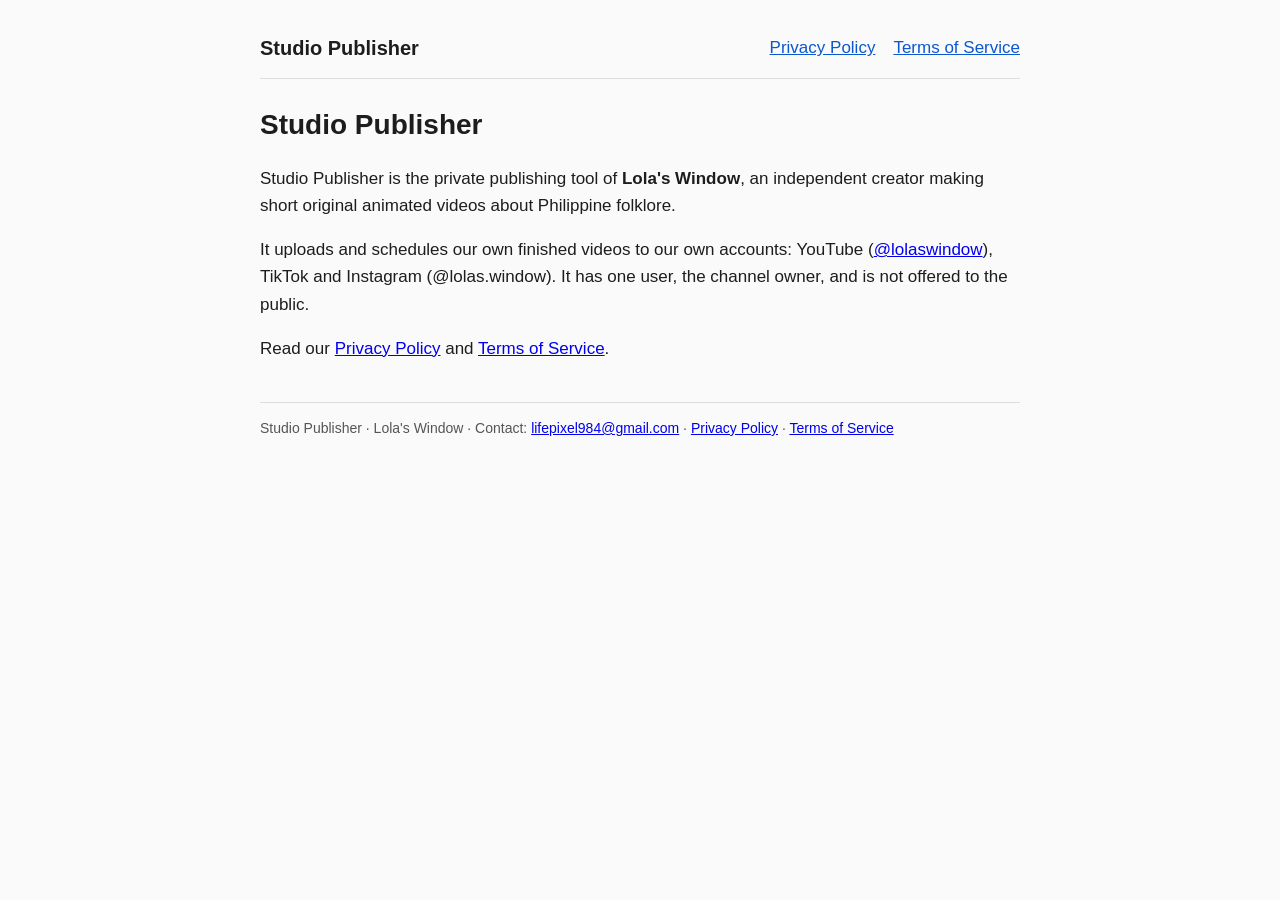
<file: index.html>
<!doctype html><html lang="en"><head><meta charset="utf-8"><meta name="viewport" content="width=device-width,initial-scale=1"><title>Studio Publisher</title><link rel="stylesheet" href="style.css"></head><body><header><a class="brand" href="./">Studio Publisher</a><nav><a href="privacy.html">Privacy Policy</a><a href="terms.html">Terms of Service</a></nav></header>
<h1>Studio Publisher</h1>
<p>Studio Publisher is the private publishing tool of <b>Lola's Window</b>, an independent creator making short original animated videos about Philippine folklore.</p>
<p>It uploads and schedules our own finished videos to our own accounts: YouTube (<a href="https://www.youtube.com/@lolaswindow">@lolaswindow</a>), TikTok and Instagram (@lolas.window). It has one user, the channel owner, and is not offered to the public.</p>
<p>Read our <a href="privacy.html">Privacy Policy</a> and <a href="terms.html">Terms of Service</a>.</p>
<footer>Studio Publisher · Lola's Window · Contact: <a href="mailto:lifepixel984@gmail.com">lifepixel984@gmail.com</a> · <a href="privacy.html">Privacy Policy</a> · <a href="terms.html">Terms of Service</a></footer></body></html>
</file>
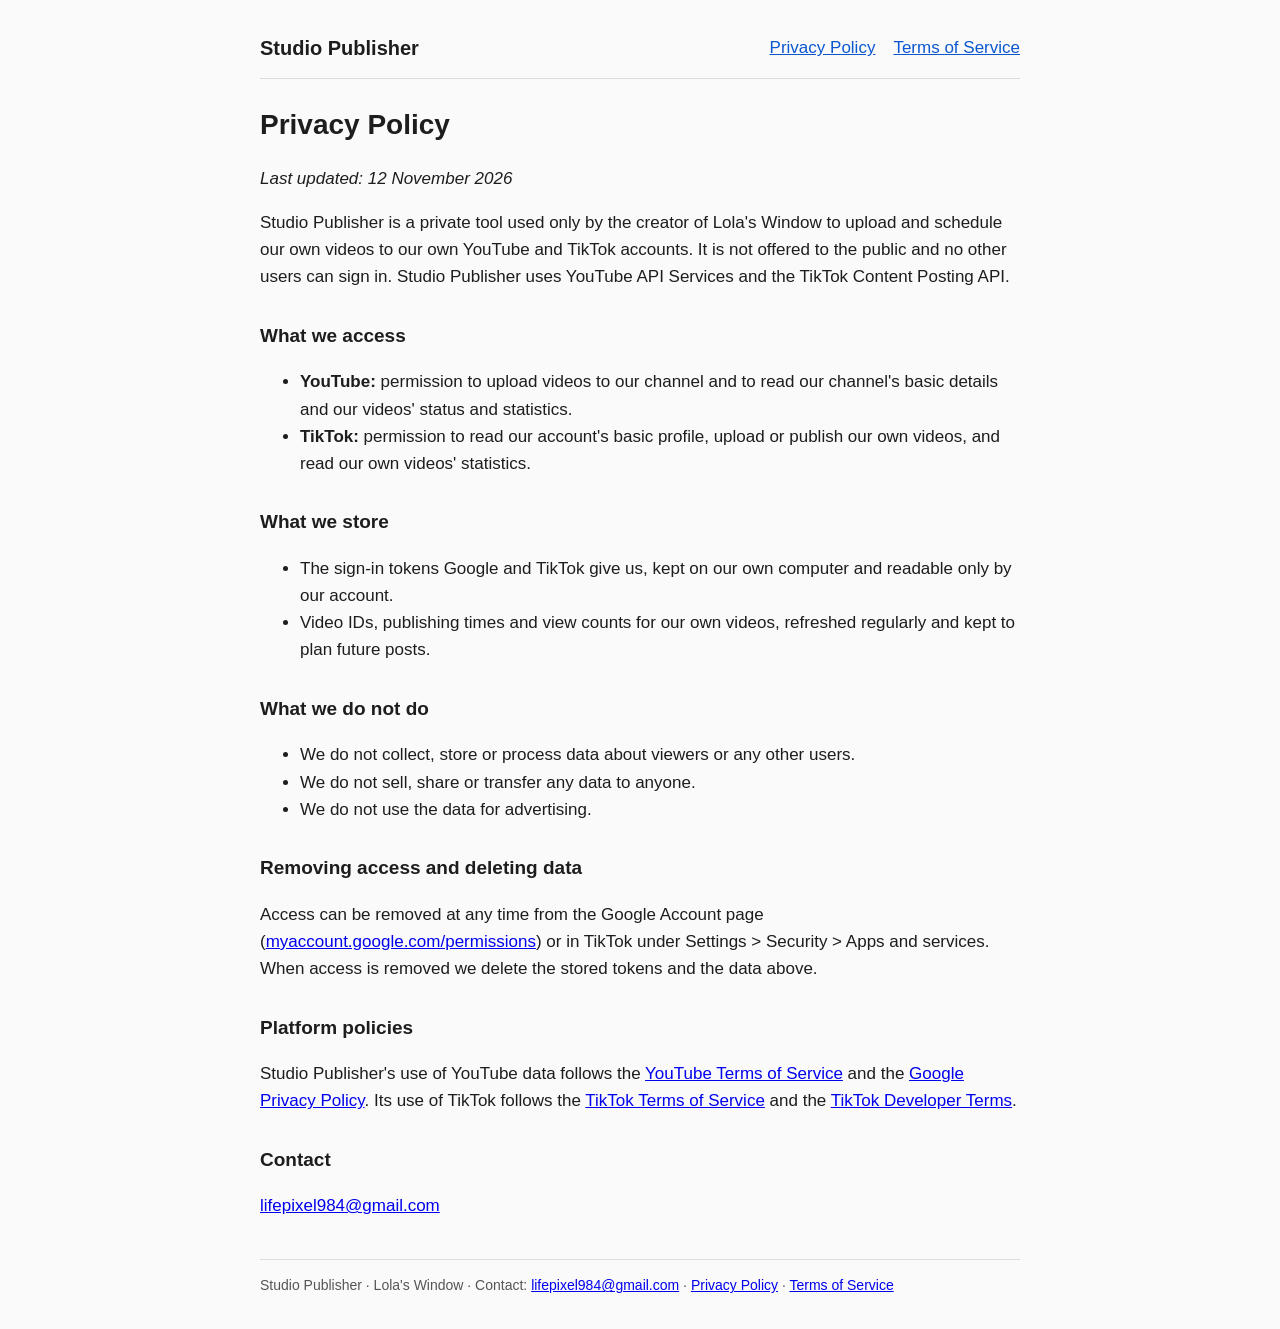
<file: privacy.html>
<!doctype html><html lang="en"><head><meta charset="utf-8"><meta name="viewport" content="width=device-width,initial-scale=1"><title>Privacy Policy – Studio Publisher</title><link rel="stylesheet" href="style.css"></head><body><header><a class="brand" href="./">Studio Publisher</a><nav><a href="privacy.html">Privacy Policy</a><a href="terms.html">Terms of Service</a></nav></header>
<h1>Privacy Policy</h1><p><i>Last updated: 12 November 2026</i></p>
<p>Studio Publisher is a private tool used only by the creator of Lola's Window to upload and schedule our own videos to our own YouTube and TikTok accounts. It is not offered to the public and no other users can sign in. Studio Publisher uses YouTube API Services and the TikTok Content Posting API.</p>
<h2>What we access</h2><ul>
<li><b>YouTube:</b> permission to upload videos to our channel and to read our channel's basic details and our videos' status and statistics.</li>
<li><b>TikTok:</b> permission to read our account's basic profile, upload or publish our own videos, and read our own videos' statistics.</li></ul>
<h2>What we store</h2><ul>
<li>The sign-in tokens Google and TikTok give us, kept on our own computer and readable only by our account.</li>
<li>Video IDs, publishing times and view counts for our own videos, refreshed regularly and kept to plan future posts.</li></ul>
<h2>What we do not do</h2><ul>
<li>We do not collect, store or process data about viewers or any other users.</li>
<li>We do not sell, share or transfer any data to anyone.</li>
<li>We do not use the data for advertising.</li></ul>
<h2>Removing access and deleting data</h2>
<p>Access can be removed at any time from the Google Account page (<a href="https://myaccount.google.com/permissions">myaccount.google.com/permissions</a>) or in TikTok under Settings &gt; Security &gt; Apps and services. When access is removed we delete the stored tokens and the data above.</p>
<h2>Platform policies</h2>
<p>Studio Publisher's use of YouTube data follows the <a href="https://www.youtube.com/t/terms">YouTube Terms of Service</a> and the <a href="https://policies.google.com/privacy">Google Privacy Policy</a>. Its use of TikTok follows the <a href="https://www.tiktok.com/legal/page/global/terms-of-service/en">TikTok Terms of Service</a> and the <a href="https://www.tiktok.com/legal/page/global/tiktok-developer-terms-of-service/en">TikTok Developer Terms</a>.</p>
<h2>Contact</h2><p><a href="mailto:lifepixel984@gmail.com">lifepixel984@gmail.com</a></p>
<footer>Studio Publisher · Lola's Window · Contact: <a href="mailto:lifepixel984@gmail.com">lifepixel984@gmail.com</a> · <a href="privacy.html">Privacy Policy</a> · <a href="terms.html">Terms of Service</a></footer></body></html>
</file>
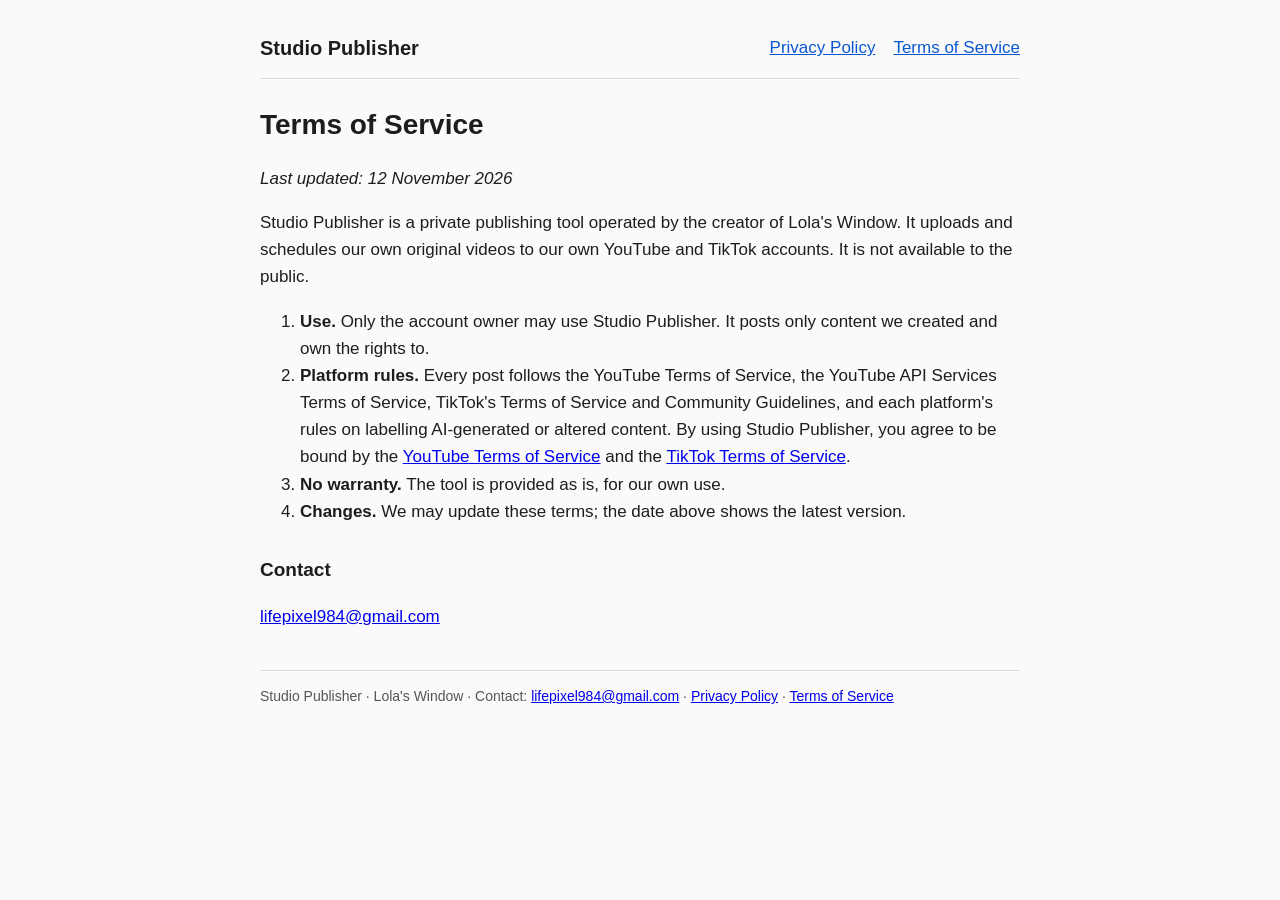
<file: terms.html>
<!doctype html><html lang="en"><head><meta charset="utf-8"><meta name="viewport" content="width=device-width,initial-scale=1"><title>Terms of Service – Studio Publisher</title><link rel="stylesheet" href="style.css"></head><body><header><a class="brand" href="./">Studio Publisher</a><nav><a href="privacy.html">Privacy Policy</a><a href="terms.html">Terms of Service</a></nav></header>
<h1>Terms of Service</h1><p><i>Last updated: 12 November 2026</i></p>
<p>Studio Publisher is a private publishing tool operated by the creator of Lola's Window. It uploads and schedules our own original videos to our own YouTube and TikTok accounts. It is not available to the public.</p>
<ol>
<li><b>Use.</b> Only the account owner may use Studio Publisher. It posts only content we created and own the rights to.</li>
<li><b>Platform rules.</b> Every post follows the YouTube Terms of Service, the YouTube API Services Terms of Service, TikTok's Terms of Service and Community Guidelines, and each platform's rules on labelling AI-generated or altered content. By using Studio Publisher, you agree to be bound by the <a href="https://www.youtube.com/t/terms">YouTube Terms of Service</a> and the <a href="https://www.tiktok.com/legal/page/global/terms-of-service/en">TikTok Terms of Service</a>.</li>
<li><b>No warranty.</b> The tool is provided as is, for our own use.</li>
<li><b>Changes.</b> We may update these terms; the date above shows the latest version.</li></ol>
<h2>Contact</h2><p><a href="mailto:lifepixel984@gmail.com">lifepixel984@gmail.com</a></p>
<footer>Studio Publisher · Lola's Window · Contact: <a href="mailto:lifepixel984@gmail.com">lifepixel984@gmail.com</a> · <a href="privacy.html">Privacy Policy</a> · <a href="terms.html">Terms of Service</a></footer></body></html>
</file>
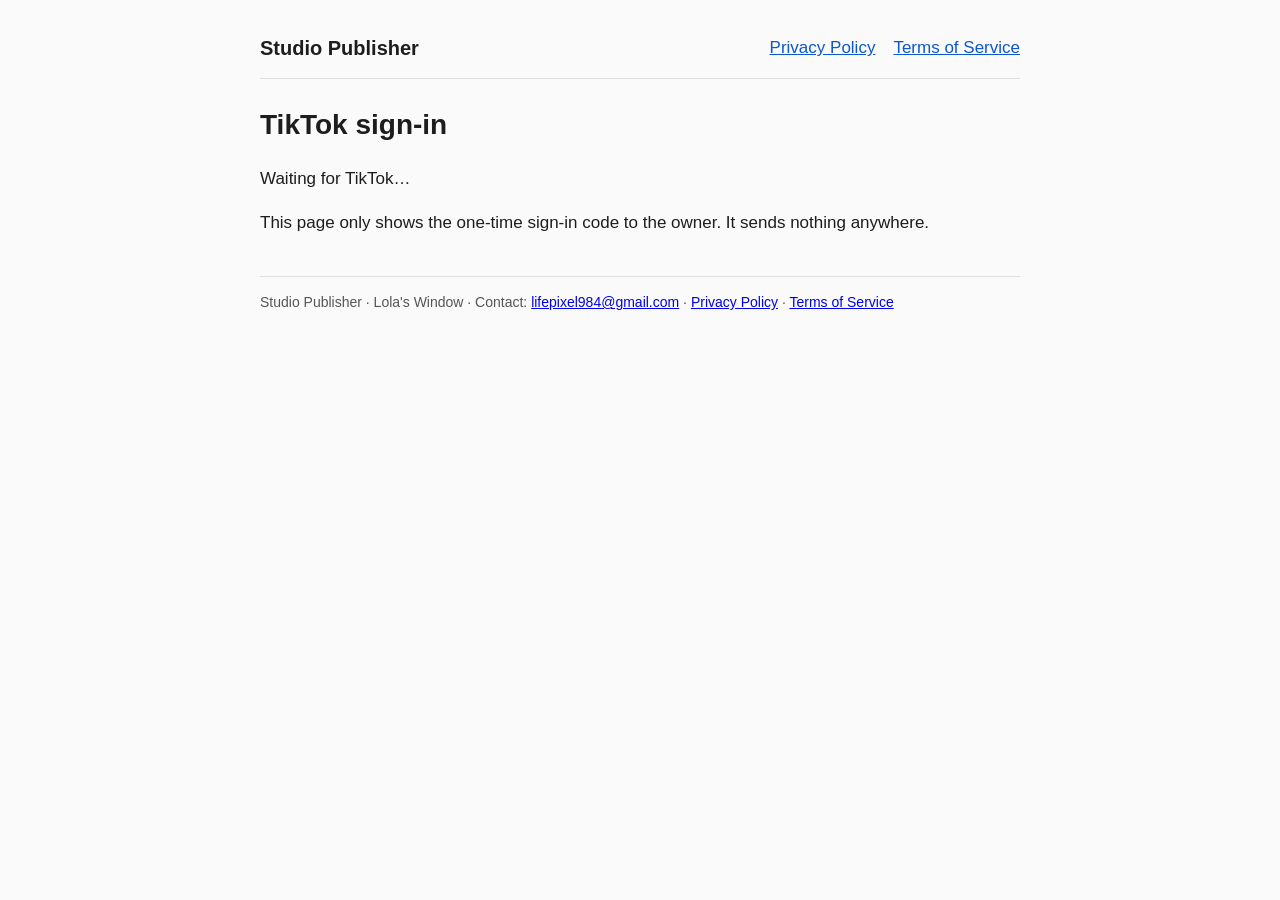
<file: tiktok/callback.html>
<!doctype html><html lang="en"><head><meta charset="utf-8"><meta name="viewport" content="width=device-width,initial-scale=1"><title>TikTok sign-in – Studio Publisher</title><link rel="stylesheet" href="../style.css"></head><body><header><a class="brand" href=".././">Studio Publisher</a><nav><a href="../privacy.html">Privacy Policy</a><a href="../terms.html">Terms of Service</a></nav></header>
<h1>TikTok sign-in</h1><div id="out"><p>Waiting for TikTok…</p></div>
<script>
const q = new URLSearchParams(location.search), out = document.getElementById("out");
if (q.get("error")) out.innerHTML = "<p>TikTok did not sign in: <code></code></p>", out.querySelector("code").textContent = q.get("error") + " " + (q.get("error_description") || "");
else if (q.get("code")) out.innerHTML = "<p>Signed in. Copy this whole address and paste it to Claude:</p><p><code></code></p>", out.querySelector("code").textContent = location.href;
</script>
<p>This page only shows the one-time sign-in code to the owner. It sends nothing anywhere.</p>
<footer>Studio Publisher · Lola's Window · Contact: <a href="mailto:lifepixel984@gmail.com">lifepixel984@gmail.com</a> · <a href="../privacy.html">Privacy Policy</a> · <a href="../terms.html">Terms of Service</a></footer></body></html>
</file>
<file: style.css>
body{font:17px/1.6 -apple-system,Segoe UI,Roboto,sans-serif;max-width:760px;margin:0 auto;padding:32px 20px;color:#1d1d1f;background:#fafafa}
header{display:flex;justify-content:space-between;align-items:center;flex-wrap:wrap;gap:12px;border-bottom:1px solid #ddd;padding-bottom:14px;margin-bottom:24px}
header a.brand{font-weight:700;font-size:20px;color:#1d1d1f;text-decoration:none}
nav a{margin-left:18px;color:#0b57d0}
h1{font-size:28px;margin:.2em 0 .6em}h2{font-size:19px;margin-top:1.6em}
footer{margin-top:40px;border-top:1px solid #ddd;padding-top:14px;font-size:14px;color:#555}
code{background:#eee;padding:2px 6px;border-radius:4px;word-break:break-all}
</file>
